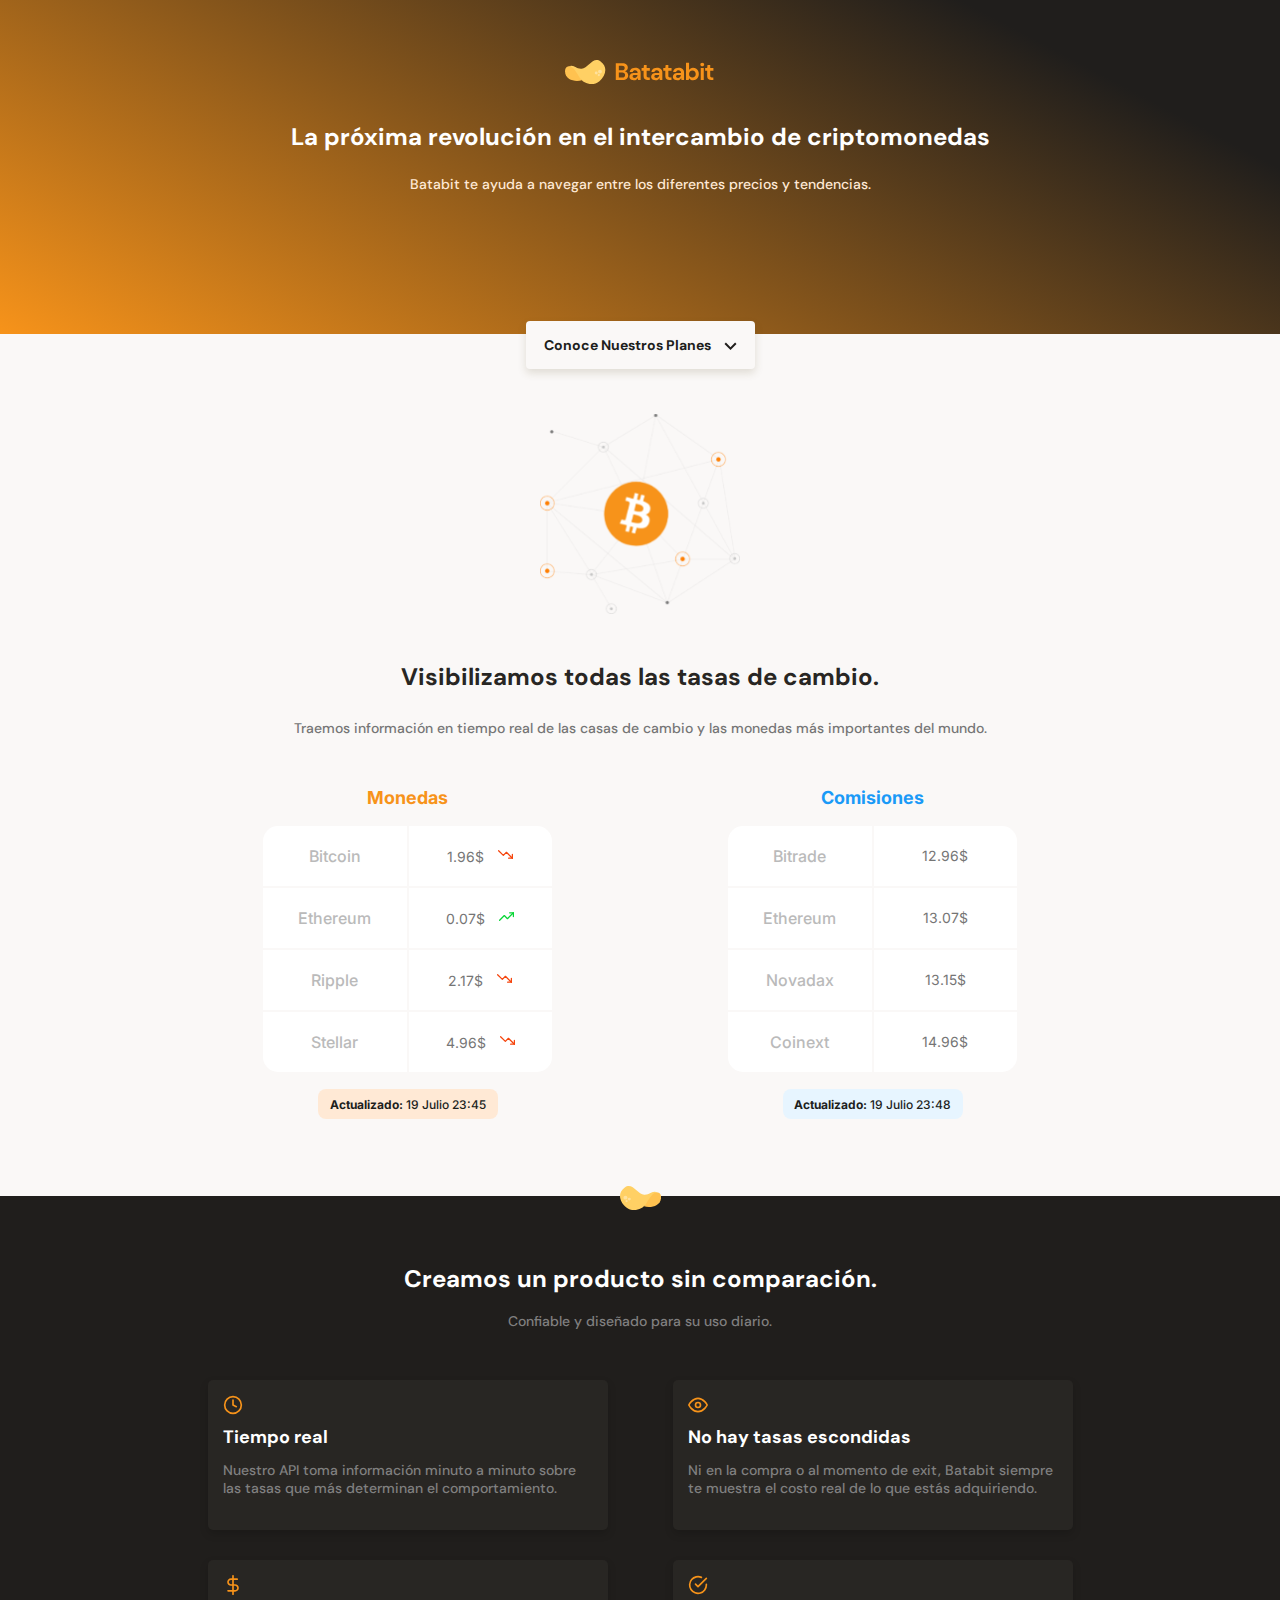
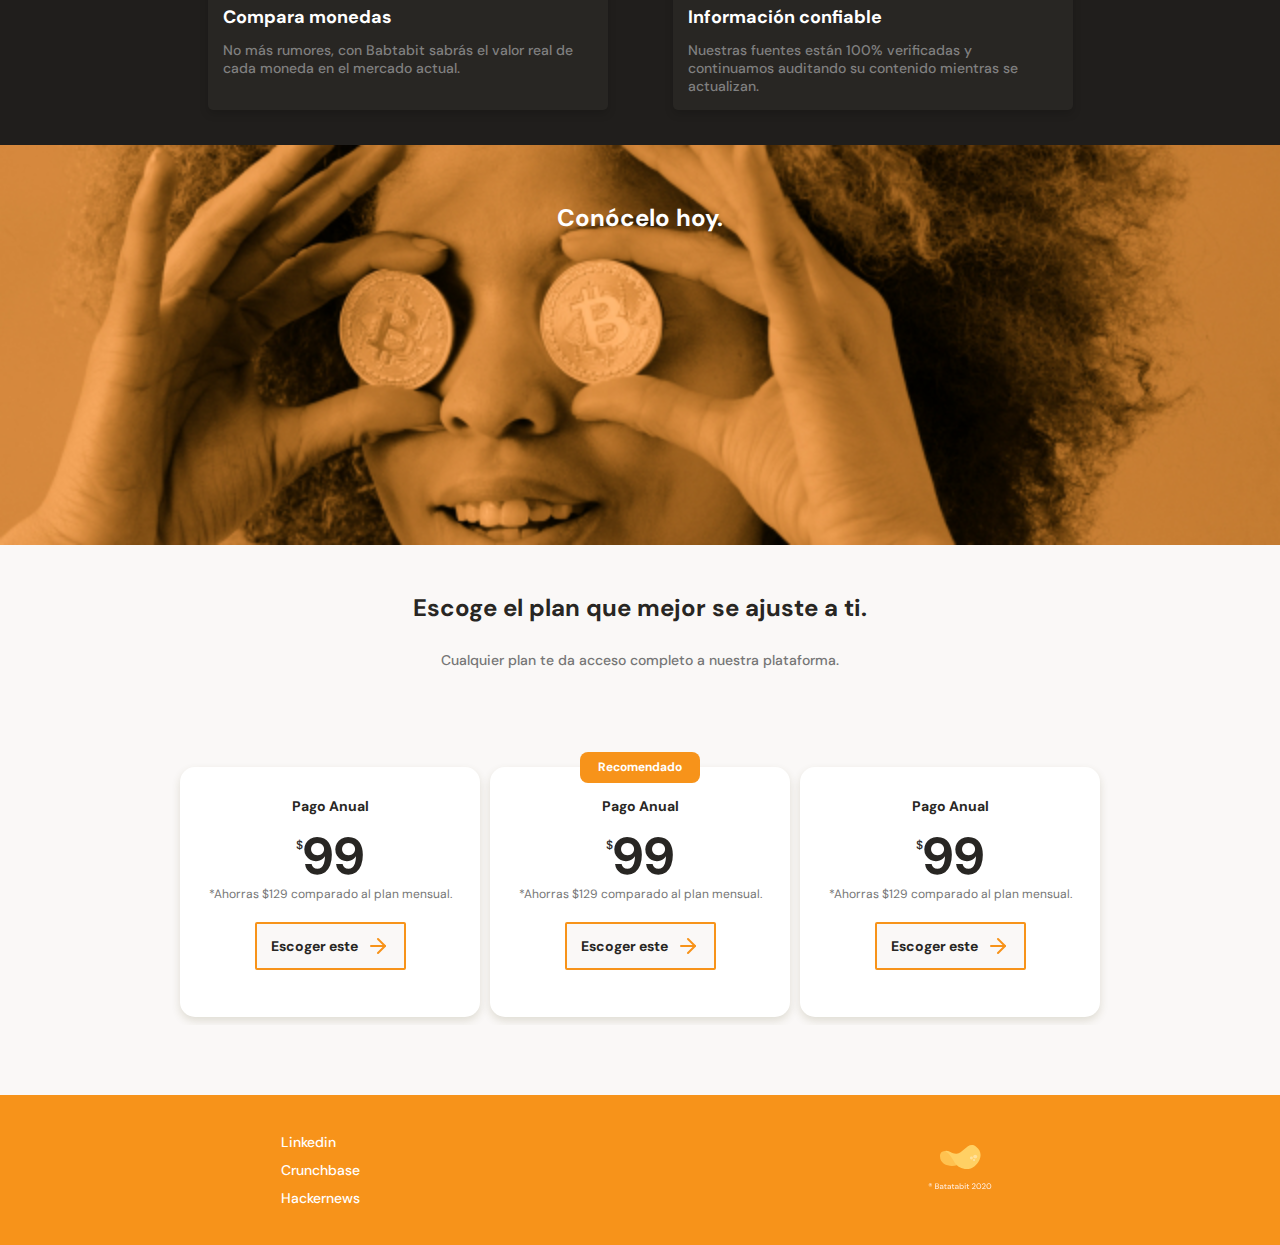
<file: BatataBit Layout (Mobile First)/index.html>
<!DOCTYPE html>
<html lang="es">
<head>
    <meta charset="UTF-8">
    <meta name="viewport" content="width=device-width, initial-scale=1.0">
    <title>Document</title>
    <link href="https://fonts.googleapis.com/css2?family=DM+Sans:wght@400;500;700&family=Inter:wght@300;500;700&display=swap" rel="stylesheet">
    <link rel="stylesheet" href="./styles.css">
    <link rel="stylesheet" href="./css/tablet.css" media="(min-width: 930px)">
</head>
<body>
    <header>
        <img src="./assets/imagenes/logoheader.svg" alt="">
        <div class="header--title-container">
            <h1>
                La próxima revolución en el intercambio de criptomonedas
            </h1>
            <p>
                Batabit te ayuda a navegar entre los diferentes precios y tendencias.
            </p>
            <a href="#plans" class="header--button">Conoce Nuestros Planes <span></span></a>
        </div>
    </header>
    <main>
        <section class="main-exchange-container">
            <div class="background-img"></div>
            <div class="main-exchange-container--title">
                <h2>
                    Visibilizamos todas las tasas de cambio.
                </h2>
                <p>
                    Traemos información en tiempo real de las casas de cambio y las monedas más importantes del mundo.
                </p>
            </div>
            <section class="general-tables-container">
                <section class="main-table-container">
                    <div  class="main-currency-table">
                        <p class="currency-table--title">Monedas</p>
                        <div class="currency-table--container">
                            <table>
                                <tr>
                                    <td class="table__top-left">Bitcoin</td>
                                    <td class="table__top-right table__right">1.96$ <span class="down"></span></td>
                                </tr>
                                <tr>
                                    <td>Ethereum</td>
                                    <td class="table__right">0.07$ <span class="up"></span></td>
                                </tr>
                                <tr>
                                    <td>Ripple</td>
                                    <td class="table__right">2.17$ <span class="down"></span></td>
                                </tr>
                                <tr>
                                    <td class="table__bottom-left">Stellar</td>
                                    <td class="table__bottom-right table__right">4.96$ <span class="down"></span></td>
                                </tr>
                            </table>
                        </div>
                        <div class="currency-table--date">
                            <p> <b>Actualizado:</b> 19 Julio 23:45</p>
                        </div>
                    </div>
                </section>
                <section class="secundary-table-container">
                    <div  class="main-currency-table">
                        <p class="currency-table--title">Comisiones</p>
                        <div class="currency-table--container">
                            <table>
                                <tr>
                                    <td class="table__top-left">Bitrade</td>
                                    <td class="table__top-right table__right">12.96$</td>
                                </tr>
                                <tr>
                                    <td>Ethereum</td>
                                    <td class="table__right">13.07$</td>
                                </tr>
                                <tr>
                                    <td>Novadax</td>
                                    <td class="table__right">13.15$</td>
                                </tr>
                                <tr>
                                    <td class="table__bottom-left">Coinext</td>
                                    <td class="table__bottom-right table__right">14.96$</span></td>
                                </tr>
                            </table>
                        </div>
                        <div class="currency-table--date">
                            <p> <b>Actualizado:</b> 19 Julio 23:48</p>
                        </div>
                    </div>
                </section>
            </section>
        </section>
        <section class="main-product-detail">
            <span class="product-detail--cacahuete"></span>
            <div class="product-detail--title">
                <h2>Creamos un producto sin comparación.</h2>
                <p>Confiable y diseñado para su uso diario.</p>
            </div>
            <section class="product-cards--container">
                <article class="product-detail--card">
                    <span class="reloj"></span>
                    <h3 class="product--card-title">Tiempo real</h3>
                    <p class="product--card-body">Nuestro API toma información minuto a minuto sobre las tasas que más determinan el comportamiento.</p>
                </article>
                <article class="product-detail--card">
                    <span class="ojo"></span>
                    <h3 class="product--card-title">No hay tasas escondidas</h3>
                    <p class="product--card-body">Ni en la compra o al momento de exit, Batabit siempre te muestra el costo real de lo que estás adquiriendo.</p>
                </article>
                <article class="product-detail--card">
                    <span class="dolar"></span>
                    <h3 class="product--card-title">Compara monedas</h3>
                    <p class="product--card-body">No más rumores, con Babtabit sabrás el valor real de cada moneda en el mercado actual.</p>
                </article>
                <article class="product-detail--card">
                    <span class="check"></span>
                    <h3 class="product--card-title">Información confiable</h3>
                    <p class="product--card-body">Nuestras fuentes están 100% verificadas y continuamos auditando su contenido mientras se actualizan.</p>
                </article>
            </section>
        </section>
        <section class="bitcoin-img-container">
            <h2>Conócelo hoy.</h2>
        </section>
        <section id="plans" class="main-plans-container">
            <div class="plans--title">
                <h2>Escoge el plan que mejor se ajuste a ti.</h2>
                <p>Cualquier plan te da acceso completo a nuestra plataforma.</p>
            </div>
            <section class="plans-container--slider">
                <article class="plans-container--card">
                    <div class="plan-info-container">
                        <h3 class="plan-card--title">Pago Anual</h3>
                        <p class="plan-card--price"><span>$</span>99</p>
                        <p class="plan-card--saving">*Ahorras $129 comparado al plan mensual.</p>
                        <button class="plan-card__ca">Escoger este<span></span></button>
                    </div>
                </article>
                <article class="plans-container--card">
                    <p class="recomendado">Recomendado</p>
                    <div class="plan-info-container">
                        <h3 class="plan-card--title">Pago Anual</h3>
                        <p class="plan-card--price"><span>$</span>99</p>
                        <p class="plan-card--saving">*Ahorras $129 comparado al plan mensual.</p>
                        <button class="plan-card__ca">Escoger este<span></span></button>
                    </div>
                </article>
                <article class="plans-container--card">
                    <div class="plan-info-container">
                        <h3 class="plan-card--title">Pago Anual</h3>
                        <p class="plan-card--price"><span>$</span>99</p>
                        <p class="plan-card--saving">*Ahorras $129 comparado al plan mensual.</p>
                        <button class="plan-card__ca">Escoger este<span></span></button>
                    </div>
                </article>
            </section>
        </section>
    </main>
    <footer>
        <section  class="left">
            <ul>
                <li><a href="#">Linkedin</a></li>
                <li><a href="#">Crunchbase</a></li>
                <li><a href="#">Hackernews</a></li>
            </ul>
        </section>
        <section  class="right">
            <img src="./assets/imagenes/cacahuete-con-letras.svg" alt="Logo de Batatabit 2020">
        </section>
    </footer>
</body>
</html>
</file>
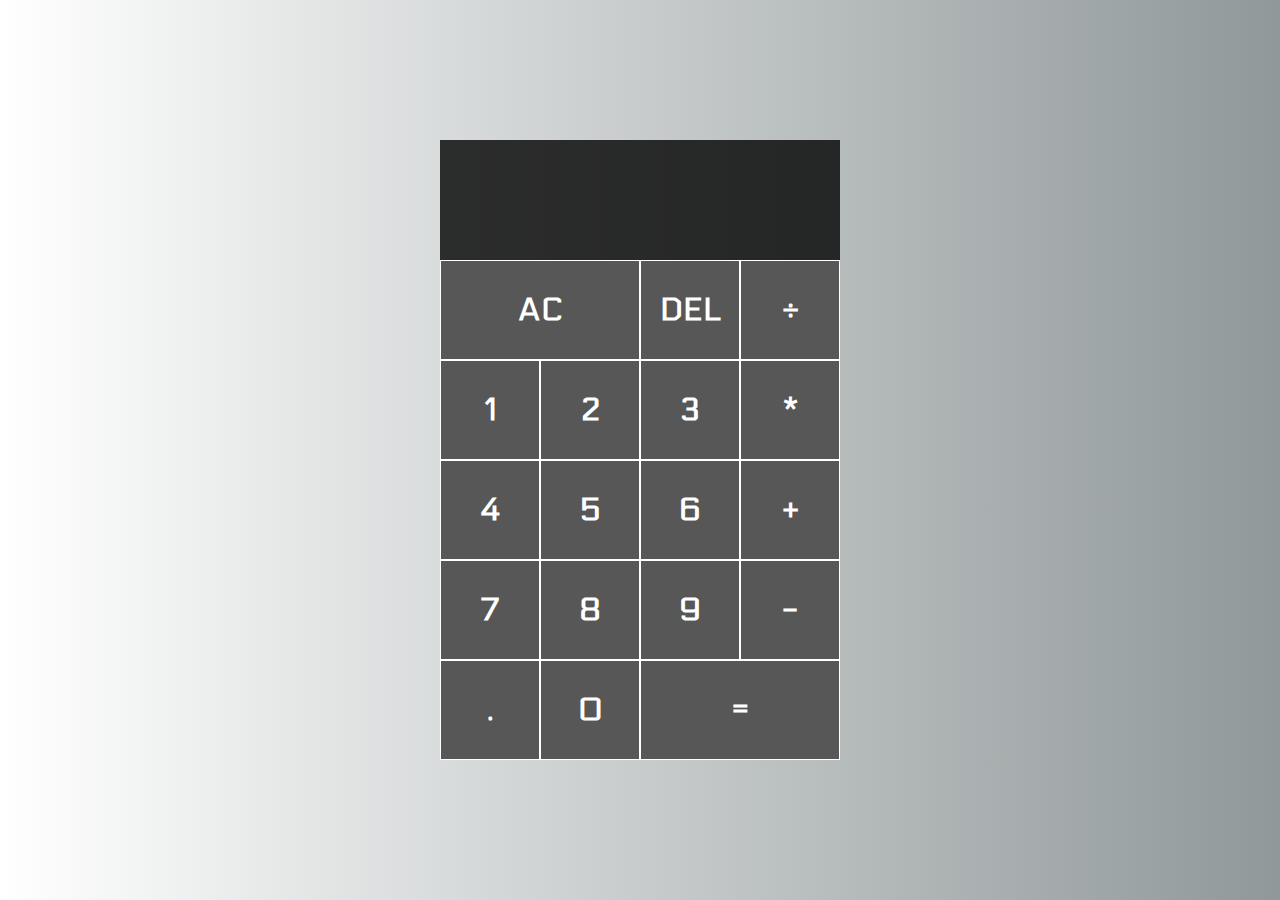
<file: Calculadora/index.html>
<!DOCTYPE html>
<html lang="en">
<head>
    <meta charset="UTF-8">
    <meta http-equiv="X-UA-Compatible" content="IE=edge">
    <meta name="viewport" content="width=device-width, initial-scale=1.0">
    <title>Calculadora</title>
    <link rel="stylesheet" href="styles.css">
    <script src="script.js" defer></script>
    <link rel="preconnect" href="https://fonts.gstatic.com">
    <link href="https://fonts.googleapis.com/css2?family=Electrolize&display=swap" rel="stylesheet">
</head>

<body>
    <div class="contenedor-grid">   
        <div class="pantalla-resultado">
            <div operacion-anterior-texto class="operacion-anterior-estilo"></div>
            <div operacion-actual-texto class="operacion-actual-estilo"></div>
        </div>
        <button boton-resetear class= "span-2">AC</button>
        <button boton-borrar>DEL</button>
        <button simbolo-operacion>÷</button>
        <button numero-boton>1</button>
        <button numero-boton>2</button>
        <button numero-boton>3</button>
        <button simbolo-operacion>*</button>
        <button numero-boton>4</button>
        <button numero-boton>5</button>
        <button numero-boton>6</button>
        <button simbolo-operacion>+</button>
        <button numero-boton>7</button>
        <button numero-boton>8</button>
        <button numero-boton>9</button>
        <button simbolo-operacion>-</button>
        <button numero-boton>.</button>
        <button numero-boton>0</button>
        <button boton-igual class="span-2">=</button>
    </div>
</body>
</html>
</file>
<file: BatataBit Layout (Mobile First)/styles.css>
/*
1. Posicionamiento
2. Modelo de caja
3. Tipografía
4. Visuales
5. Otros
*/

:root {
    /* Colores */
    --bitcoin-orange: #F7931A;
    --soft-orange: #FFE9D5;
    --secondary-blue:#1A9AF7;
    --soft-blue:#E7F5FF;
    --warm-black:#201E1C;
    --black:#282623;
    --grey:#BABABA;
    --off-white:#FAF8F7;
    --white:#FFFFFF;
}

* {
    margin: 0;
    padding: 0;
    box-sizing: border-box;
}

html {
    font-size: 62.5%;
    font-family: 'DM Sans', sans-serif;
}

header{
    position: relative;
    display: flex;
    flex-direction: column;
    justify-content: center;
    width: 100%;
    min-width: 32rem;
    height: 33.4rem;
    text-align: center;
    background: linear-gradient(207.8deg, #201E1C 16.69%, #F7931A 100%);;
}

header img {
    width: 15rem; 
    height: 2.4rem;
    margin-top: 6rem;
    align-self: center;
}

.header--title-container {
    width: 90%;
    min-width: 28.8rem;
    max-width: 90rem;
    height: 21.8rem;
    margin-top: 4rem;
    text-align: center;
    align-self: center;
    align-items: center;

}

.header--title-container h1 {
    font-size: 2.4rem;
    font-weight: bold;
    line-height: 2.6rem;
    color: var(--white)
}

.header--title-container p {
    margin-top: 2.5rem;
    font-size: 1.4rem;
    font-weight: 500;
    line-height: 1.8rem;
    color: var(--soft-orange)
}

.header--title-container .header--button {
    position: absolute;
    top: calc(100% - 4.8rem);
    left: calc(50% - 11.45rem);
    display: block;
    margin-top: 3.5rem;
    padding: 1.5rem;
    width: 22.9rem;
    height: 4.8rem;
    background-color: var(--off-white);
    /*Sombra*/
    box-shadow: 0rem 0.4rem 0.8rem rgba(89, 73, 30, 0.16);
    border: none;
    border-radius: 0.4rem;
    font-size: 1.4rem;
    font-weight: bold;
    text-decoration: none;
    color: var(--warm-black) ;
}

.header--button span {
    display: inline-block;
    width: 1.3rem;
    height: 0.8rem;
    margin-left: 1rem;
    background-image: url("./assets/imagenes/Vector\ \(3\).svg");
}

main {
    width: 100%;
    height: auto;
    background-color: var(--off-white);
}

.main-exchange-container {
    width: 100%;
    height: auto;
    padding-top: 8rem;
    padding-bottom: 3rem;
    text-align: center;
}

.main-exchange-container--title {
    width: 90%;
    min-width: 28.8rem;
    max-width: 90rem;
    margin: 0 auto;
}

.main-exchange-container .background-img {
    width: 20rem;
    height: 20rem;
    margin: 0 auto;
    margin-bottom: 5rem;
    background-image: url("./assets/imagenes/foto-bitcoin.svg");
    background-size: cover;
    background-position: center;
    background-repeat: no-repeat;
}

.main-exchange-container h2 {
    margin-bottom: 3rem;
    font-size: 2.4rem;
    font-weight: bold;
    line-height: 2.6rem;
    color: var(--black);
}

.main-exchange-container p {
    margin-bottom: 5rem;
    font-size: 1.4rem;
    font-weight: 500;
    line-height: 1.6rem;
    color: #757575;

}

.main-currency-table {
    width: 70%;
    min-width: 23.5rem;
    max-width: 50rem;
    height: 36rem;
    margin: 0 auto;
    margin-bottom: 2rem;
    font-family: "Inter",sans-serif;
}

.main-currency-table .currency-table--title {
    font-size: 1.8rem;
    margin-bottom: 1.5rem;
    font-weight: bold;
    line-height: 2.3rem;
    color: var(--bitcoin-orange);
}

.currency-table--container{
    width: 90%;
    min-width: 23rem;
    max-width: 30rem;
    height: 25rem;
    margin: 0 auto;
}

.currency-table--container table {
    width: 100%;
    height: 100%;
}

.currency-table--container td {
    width: 50%;
    font-size: 1.6rem;
    font-weight: 500;
    line-height: 1.9rem;
    color: var(--grey);
    background-color: var(--white);
}

.currency-table--container .table__top-left{
    border-radius: 1.5rem 0 0 0;
}

.currency-table--container .table__top-right{
    border-radius: 0 1.5rem 0 0;
}

.currency-table--container .table__bottom-left{
    border-radius: 0 0 0 1.5rem;
}

.currency-table--container .table__bottom-right{
    border-radius: 0 0 1.5rem 0;
}

.currency-table--container .table__right {
    font-size: 1.4rem;
    font-weight: normal;
    line-height: 1.6rem;
    color: #757575;
}

.currency-table--container .down {
    display: inline-block;
    width: 1.5rem;
    height: 1.5rem;
    margin-left: 1rem;
    background-image: url(./assets/imagenes/flecha-abajo.svg);
    background-size: cover;
    background-position: center;
    background-repeat: no-repeat;
}

.currency-table--container .up {
    display: inline-block;
    width: 1.5rem;
    height: 1.5rem;
    margin-left: 1rem;
    background-image: url(./assets/imagenes/flecha-arriba.svg);
    background-size: cover;
    background-position: center;
    background-repeat: no-repeat;
}

.currency-table--date {
    width: 18rem;
    height: 3rem;
    margin: 0 auto;
    margin-top: 15px;
    padding: 0.8rem;
    background-color: var(--soft-orange);
    border-radius: 0.8rem;
}

.currency-table--date p{
    font-size: 1.2rem;
    line-height: 1.5rem;
    color: var(--warm-black);
    margin-bottom: 5rem;
}

.secundary-table-container .main-currency-table .currency-table--title {
color: var(--secondary-blue)
}

.secundary-table-container .main-currency-table .currency-table--date {
    background-color: var(--soft-blue);
}

.main-product-detail{
    position: relative;
    width: 100%;
    min-width: 32rem;
    height: auto;
    padding: 2rem 1rem;
    background-color: var(--warm-black);
}

.product-detail--cacahuete{
    position: absolute;
    width: 4.05rem;
    height: 2.5rem;
    top: -1rem;
    left: calc(50% - 2rem);
    background-image: url("./assets/imagenes/Group\ 16.svg");
}

.product-detail--title {
    width: 90%;
    min-width: 28.8rem;
    height: auto;
    margin: 0 auto;
    margin-top: 5rem;
    text-align: center;
}

.product-detail--title h2{
    margin-bottom: 2rem;
    font-size: 2.4rem;
    font-weight: bold;
    line-height: 2.6rem;
    color: var(--white)
}

.product-detail--title p{
    margin-bottom: 2rem;
    font-size: 1.4rem;
    font-weight: 500;
    line-height: 1.8rem;
    color: #808080;
    margin-bottom: 3.5rem;
}

.product-detail--card {
    width: 90%;
    min-width: 28.8rem;
    max-width: 40rem;
    height: 15rem;
    margin: 1.5rem auto;
    padding: 1.5rem;
    background-color: var(--black);
    border-radius: 0.5rem;
    box-shadow: 0 0.4rem 0.8rem rgba(0, 0, 0, 0.16);
}

.product-detail--card .reloj {
    display: inline-block;
    width: 2rem;
    height: 2rem;
    margin-bottom: 1rem;
    background-image: url("./assets/imagenes/reloj.svg");
    background-size: cover;
    background-position: center;
    background-repeat: no-repeat;
}

.product--card-title {
    margin-bottom: 1.5rem;
    font-size: 1.8rem;
    font-weight: bold;
    line-height: 1.8rem;
    color: var(--white);
}

.product--card-body {
    font-size: 1.4rem;
    font-weight: 500;
    line-height: 1.8rem;
    color: #808080;
}

.product-detail--card .ojo {
    display: inline-block;
    width: 2rem;
    height: 2rem;
    margin-bottom: 1rem;
    background-image: url("./assets/imagenes/ojo.svg");
    background-size: cover;
    background-position: center;
    background-repeat: no-repeat;
}

.product-detail--card .dolar {
    display: inline-block;
    width: 2rem;
    height: 2rem;
    margin-bottom: 1rem;
    background-image: url("./assets/imagenes/dolar.svg");
    background-size: cover;
    background-position: center;
    background-repeat: no-repeat;
}

.product-detail--card .check {
    display: inline-block;
    width: 2rem;
    height: 2rem;
    margin-bottom: 1rem;
    background-image: url("./assets/imagenes/check.svg");
    background-size: cover;
    background-position: center;
    background-repeat: no-repeat;
}

.bitcoin-img-container {
    width: 100%;
    min-width: 32rem;
    height: 40rem;
    background-image: url("./assets/imagenes/bitcoinbaby\ 1.jpg");
    background-position: center;
    background-size: cover;
    background-repeat: no-repeat;
}

.bitcoin-img-container h2{
    padding-top: 6rem;
    font-size: 2.4rem;
    font-weight: bold;
    line-height: 2.6rem;
    color: var(--white);
    text-align: center;
}

.main-plans-container {
    width: 100%;
    min-width: 32rem;
    padding-bottom: 7rem;
    text-align: center;
}

.plans--title {
    width: 90%;
    min-width: 28.8rem;
    height: auto;
    margin: 0 auto;
    margin-bottom: 4rem;
}

.plans--title h2 {
    padding-top: 5rem;
    font-size: 2.4rem;
    font-weight: bold;
    line-height: 2.6rem;
    color: var(--black)
}

.plans--title p {
    padding-top: 3rem;
    font-size: 1.4rem;
    font-weight: 500;
    line-height: 1.8rem;
    color: #757575;
}

.plans-container--card {
    position: relative;
    width: 70%;
    min-width: 19rem;
    max-width: 30rem;
    height: 25rem;
    margin: 5rem 0.5rem 0;
    padding: 0 1.5rem;
    background-color: var(--white);
    border-radius: 1.5rem;
    box-shadow: 0 0.4rem 0.8rem rgba(89, 79, 30, 0.16);
}

.plans-container--card .recomendado {
    position: absolute;
    scroll-snap-align: center;
    width: 12rem;
    height: 3.1rem;
    left: calc(50% - 6rem);
    top: -1.5rem;
    background-color: var(--bitcoin-orange);
    border-radius: 0.8rem;
    color: var(--white);
    font-size: 1.2rem;
    font-weight: 700;
    padding: 0.7rem;
}

.plan-card--title {
    padding-top: 3rem;
    font-size: 1.4rem;
    font-weight: 700;
    line-height: 1.8rem;
    color: var(--black);
}

.plan-card--price {
    padding: 0.5rem 0;
    font-size: 5.2rem;
    font-weight: bold;
    line-height: 5rem;
    color: var(--black);
}

.plan-card--price span {
    font-size: 1.2rem;
    font-weight: 500;
    vertical-align: 2.5rem;
}

.plan-card--saving {
    font-size: 1.2rem;
    color: #757575;
}

.plan-card__ca {
    display: flex;
    justify-content: center;
    align-items: center;
    width: 15.1rem;
    height: 4.8rem;
    margin: 2rem auto;
    background-color: var(--off-white);
    border-radius: 0.2rem;
    border: 0.2rem solid var(--bitcoin-orange);
    font-size: 1.4rem;
    font-weight: bold;
    line-height: 1.4rem;
    color: var(--black);
    font-family: 'DM Sans', sans-serif;
    cursor: pointer;
}

.plan-card__ca span {
    margin-left: 0.8rem;
    width: 2.4rem;
    height: 2.4rem;
    background-image: url("./assets/imagenes/flecha-naranja-derecha.svg");
}

.plans-container--slider {
    align-items: center;
    justify-content: center;
    display: flex;
    height: 31.6rem;
    overflow-x: scroll;
    overscroll-behavior-x: contain;
    scroll-snap-type: x proximity;
}

footer {
    display: flex;
    width: 100%;
    height: 15rem;
    background-color: var(--bitcoin-orange);
}

footer section {
    width: 50%;
    display: flex;
    justify-content: center;
    align-items: center;
}

footer .left ul {
    font-size: 1.4rem;
    font-weight: 500;
    line-height: 1.8rem;
    list-style: none;
}

.left li {
    margin: 1rem;
}

.left a {
    text-decoration: none;
    color: var(--white);
}
</file>
<file: BatataBit Layout (Mobile First)/css/tablet.css>
.product-cards--container {
    display: flex;
    flex-wrap: wrap;
    width: 930px;
    margin: 0 auto;
}

.general-tables-container {
    display: flex;
    width: 930px;
    margin: 0 auto;
    align-items: center;
    justify-content: center;
}

.general-tables-container .main-table-container {
    width: 50%;
}

.general-tables-container .secundary-table-container {
    width: 50%;
}
</file>
<file: Calculadora/styles.css>
*, *::after, *::before{
    box-sizing: border-box;
    font-family: 'Electrolize', sans-serif;
    font-weight: normal;   
}

body{
    padding: 0;
    margin: 0;
    background: linear-gradient(to left, #909899, #ffffff);
}

.contenedor-grid{
    display: grid;
    justify-content: center;
    align-content: center;
    min-height: 100vh; 
    grid-template-columns: repeat(4,100px);
    grid-template-rows: minmax(120px, auto) repeat(5, 100px);
}

.contenedor-grid > button {
    cursor: pointer;
    font-size: 2rem;
    font-weight: bold;
    background-color: rgb(87, 87, 87);
    color: rgb(255, 255, 255);
    border: 1px solid white;
}

.contenedor-grid > button:hover {
    background-color: rgb(143, 142, 142);
}

.span-2{
    grid-column: span 2;
}

.pantalla-resultado{
    grid-column: 1 / -1;
    background: rgb(0, 0, 0, .80);
    font-weight: bold;
    padding: 15px;
    display: flex;
    flex-direction: column;
    align-items: flex-end;
    justify-content: space-around;
    word-wrap: break-word;
    word-break: break-all;
}
 
.pantalla-resultado .operacion-anterior-estilo{
    color: rgba(255, 255, 255, 0.445);
    font-size: 1.5rem;
}

.pantalla-resultado .operacion-actual-estilo{
    color: white;
    font-size: 2.5rem;
}
</file>
